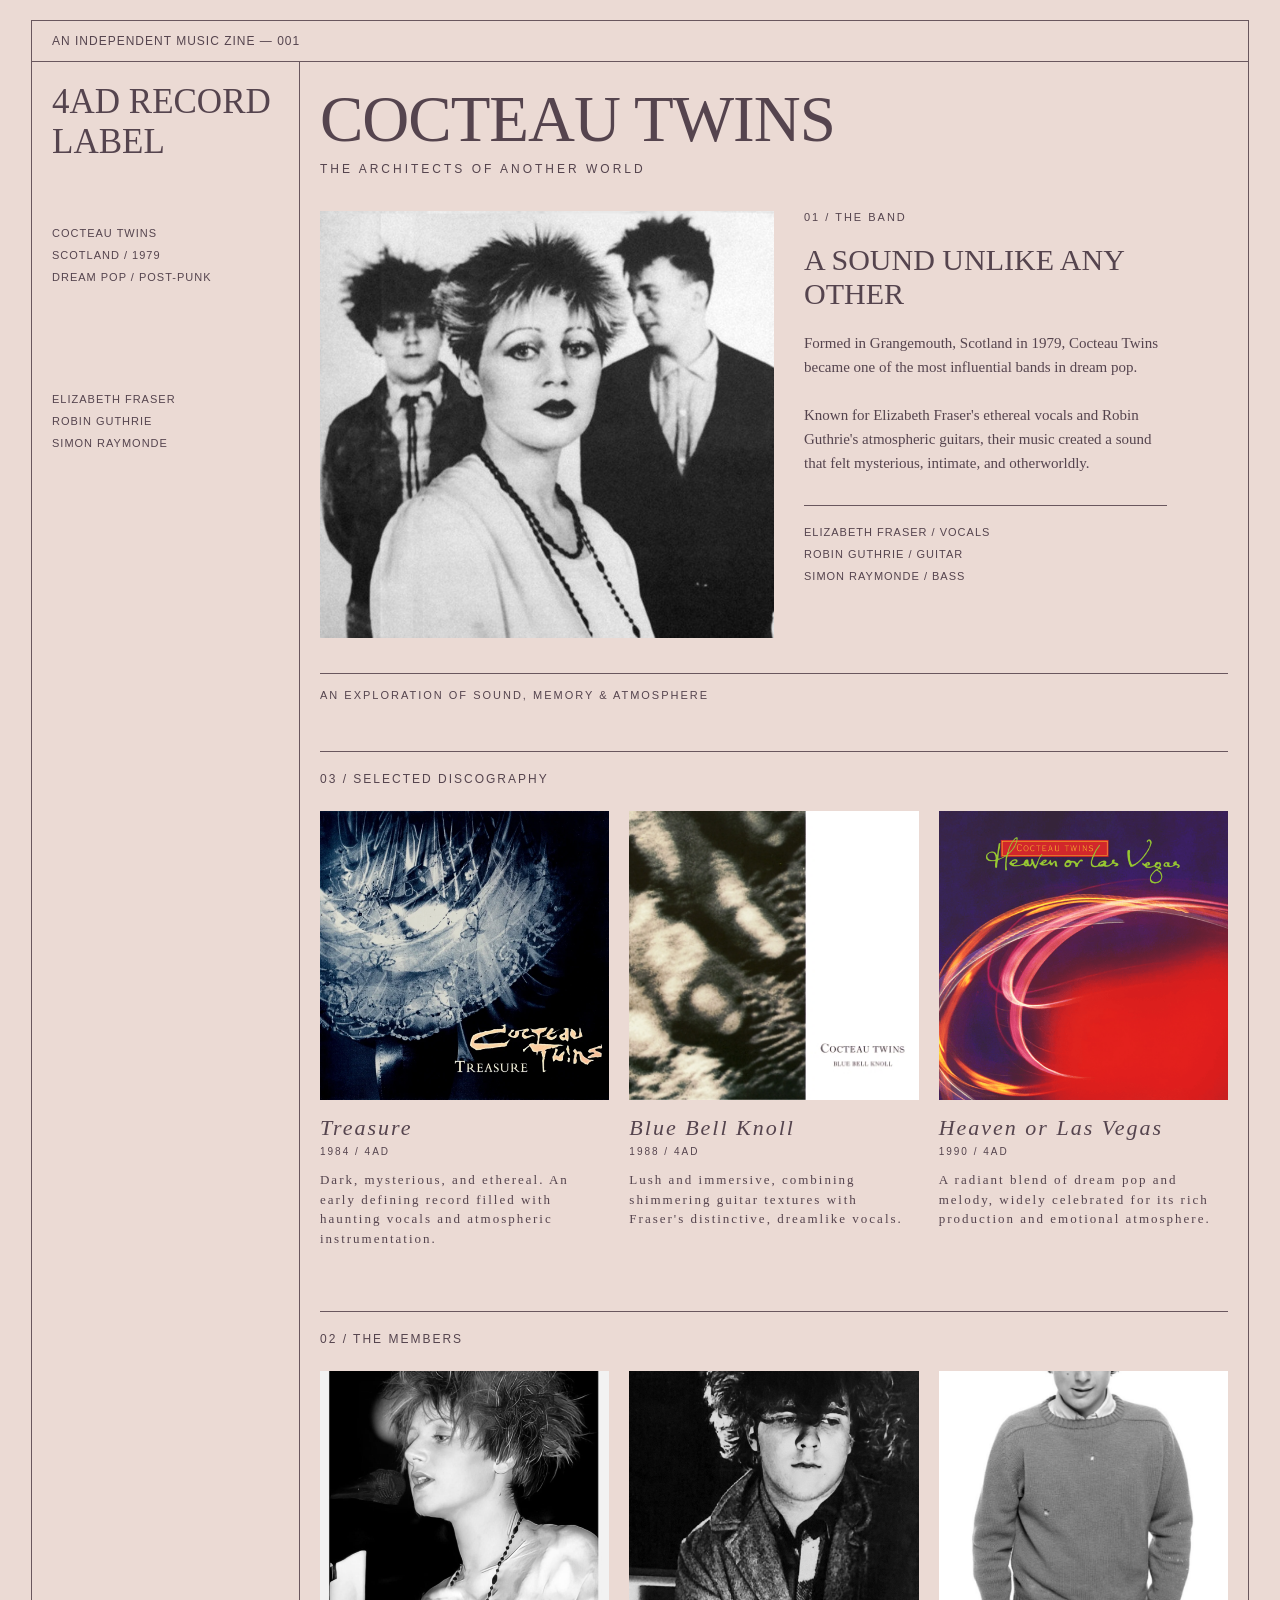
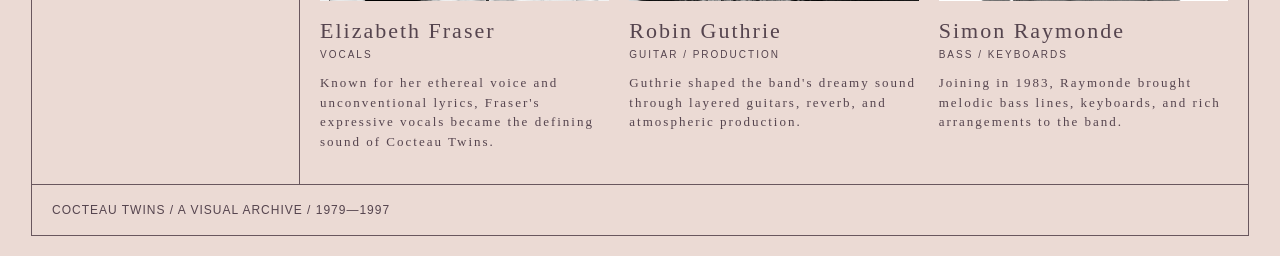
<file: index.html>
<!DOCTYPE html>
<html lang="en">
<head>
    <meta charset="UTF-8">
    <meta name="viewport" content="width=device-width, initial-scale=1.0">
    <title>Cocteau Twins Zine page</title>

<link rel="stylesheet" href="cocteautwins.css">


</head>
<body>
   <div class="zine">

    <div class="top">
      AN INDEPENDENT MUSIC ZINE — 001
    </div>

    <div class="middle">

      <div class="sidebar">

        <div class="logo">
          4AD RECORD LABEL
        </div>

        <div class="sidebar-text">
          COCTEAU TWINS<br>
          SCOTLAND / 1979<br>
          DREAM POP / POST-PUNK
        </div>

        <div class="sidebar-bottom">
          ELIZABETH FRASER<br>
          ROBIN GUTHRIE<br>
          SIMON RAYMONDE
        </div>

      </div>

      <div class="main">

        <div class="title">
          COCTEAU TWINS
        </div>

        <div class="subtitle">
          THE ARCHITECTS OF ANOTHER WORLD
        </div>

        <div class="band-section">

          <div class="band-photo">
            <img src="zine images/ct1.jpg" alt="Cocteau Twins">
          </div>

          <div class="band-info">

            <div class="section-number">
              01 / THE BAND
            </div>

            <div class="band-heading">
              A SOUND UNLIKE ANY OTHER
            </div>

            <div class="band-description">
              Formed in Grangemouth, Scotland in 1979,
              Cocteau Twins became one of the most
              influential bands in dream pop.
              <br><br>
              Known for Elizabeth Fraser's ethereal
              vocals and Robin Guthrie's atmospheric
              guitars, their music created a sound
              that felt mysterious, intimate,
              and otherworldly.
            </div>

            <div class="members">
              ELIZABETH FRASER / VOCALS<br>
              ROBIN GUTHRIE / GUITAR<br>
              SIMON RAYMONDE / BASS
            </div>

          </div>

        </div>

        <div class="archive-line">
          AN EXPLORATION OF SOUND, MEMORY & ATMOSPHERE
        
          <div class="albums-section">

  <div class="section-title">
    03 / SELECTED DISCOGRAPHY
  </div>

  <div class="album-container">

    <div class="album-box">
      <img src="zine images/treasre.webp">

      <div class="album-title">Treasure</div>
      <div class="album-date">1984 / 4AD</div>

      <p>
        Dark, mysterious, and ethereal.
        An early defining record filled
        with haunting vocals and
        atmospheric instrumentation.
      </p>
    </div>

    <div class="album-box">
      <img src="zine images/bluebellknoll.jpg">

      <div class="album-title">Blue Bell Knoll</div>
      <div class="album-date">1988 / 4AD</div>

      <p>
        Lush and immersive, combining
        shimmering guitar textures
        with Fraser's distinctive,
        dreamlike vocals.
      </p>
    </div>

    <div class="album-box">
      <img src="zine images/heavenorlasvegas.webp">

      <div class="album-title">Heaven or Las Vegas</div>
      <div class="album-date">1990 / 4AD</div>

      <p>
        A radiant blend of dream pop
        and melody, widely celebrated
        for its rich production and
        emotional atmosphere.
      </p>
    </div>

  </div>

</div>
            
<div class="members-section">

    <div class="section-title">
    02 / THE MEMBERS
    </div>

    <div class="member-container">

         <div class="member-box">
            <img src="zine images/ct4.jpg">

         <div class="member-name">
            Elizabeth Fraser
        </div>

         <div class="member-role">
             VOCALS
        </div>

         <p>
            Known for her ethereal voice and
            unconventional lyrics, Fraser's
            expressive vocals became the
            defining sound of Cocteau Twins.
            </p>
        </div>

        <div class="member-box">
            <img src="zine images/ct3.jpg">

        <div class="member-name">
        Robin Guthrie
     </div>

         <div class="member-role">
             GUITAR / PRODUCTION
         </div>

            <p>
            Guthrie shaped the band's dreamy
            sound through layered guitars,
            reverb, and atmospheric production.
         </p>
    </div>

    <div class="member-box">
      <img src="zine images/ct5.jpg">

      <div class="member-name">
        Simon Raymonde
      </div>

      <div class="member-role">
        BASS / KEYBOARDS
      </div>

      <p>
        Joining in 1983, Raymonde brought
        melodic bass lines, keyboards,
        and rich arrangements to the band.
      </p>
    </div>

  </div>

</div>

        </div>

      </div>

    </div>

    <div class="bottom">
      COCTEAU TWINS / A VISUAL ARCHIVE / 1979—1997
    </div>

  </div>

</body>
</html>

</body>
</html>
</file>
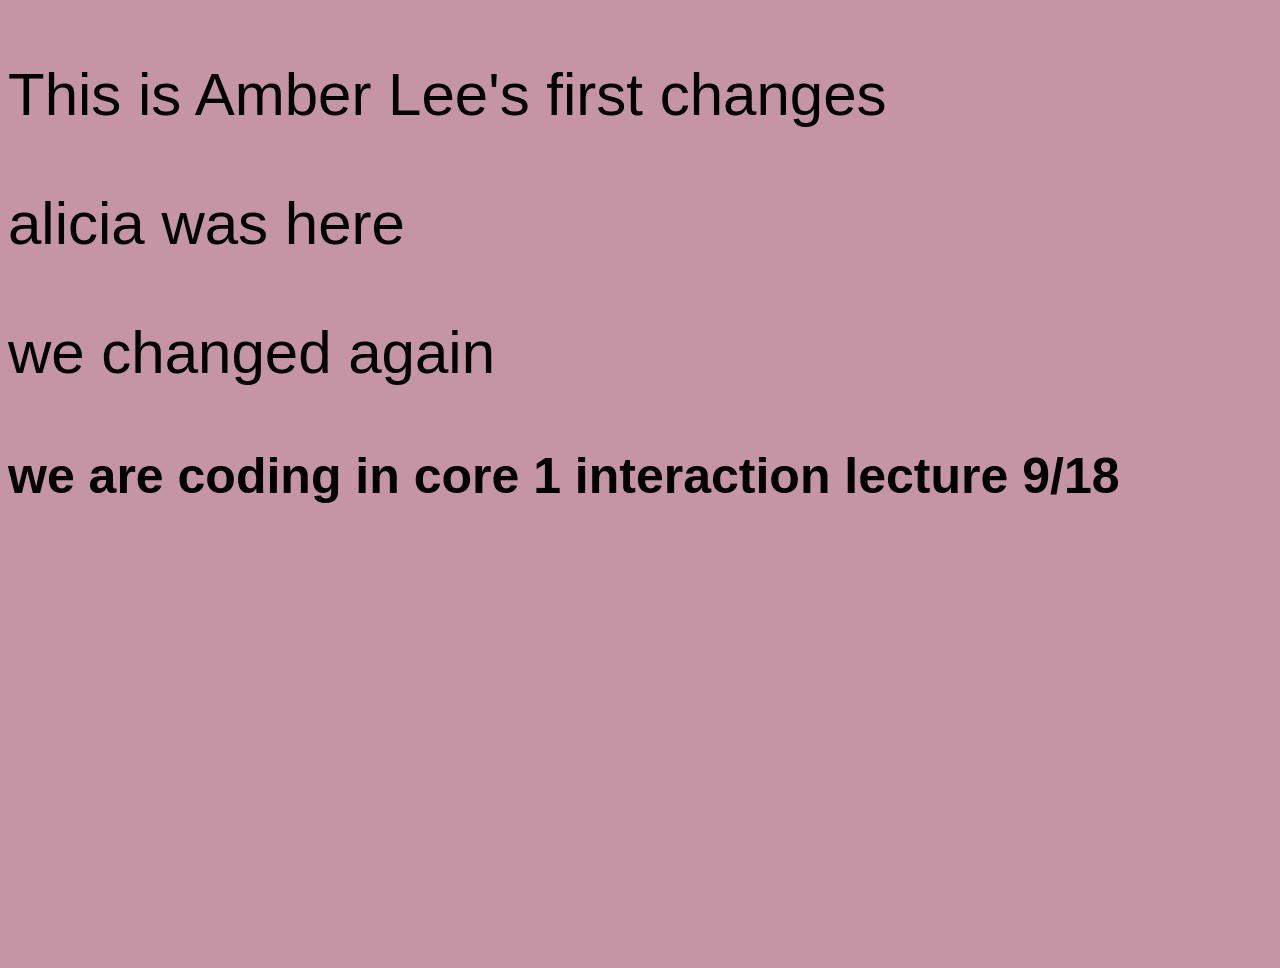
<file: core-1-interactionlecture-main/index.html>
<!doctype html>
<html>
  <head>
    <title>This is the title of the webpage!</title>
    <link rel='stylesheet' href='style.css'>
  </head>
  <body>
    <p>This is Amber Lee's first changes</p>
    <p> alicia was here </p> 
    <p>we changed again</p>
    <h1> we are coding in core 1 interaction lecture 9/18</h1>
  </body>
</html>
</file>
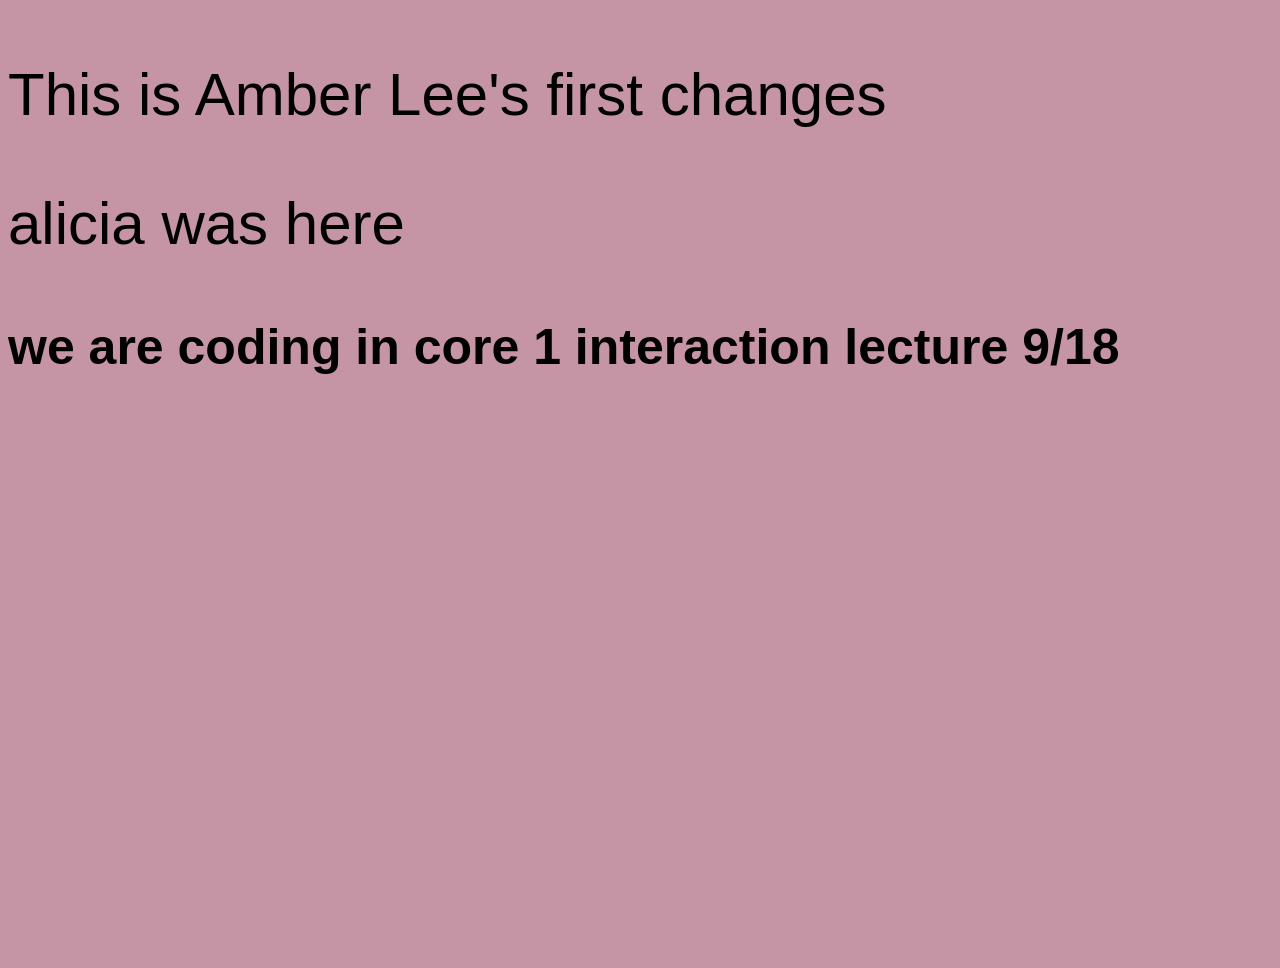
<file: week-4/index.html>
<!doctype html>
<html>
  <head>
    <title>This is the title of the webpage!</title>
    <link rel='stylesheet' href='style.css'>
  </head>
  <body>
    <p>This is Amber Lee's first changes</p>
    <p> alicia was here </p> 
    <h1> we are coding in core 1 interaction lecture 9/18</h1>
  </body>
</html>
</file>
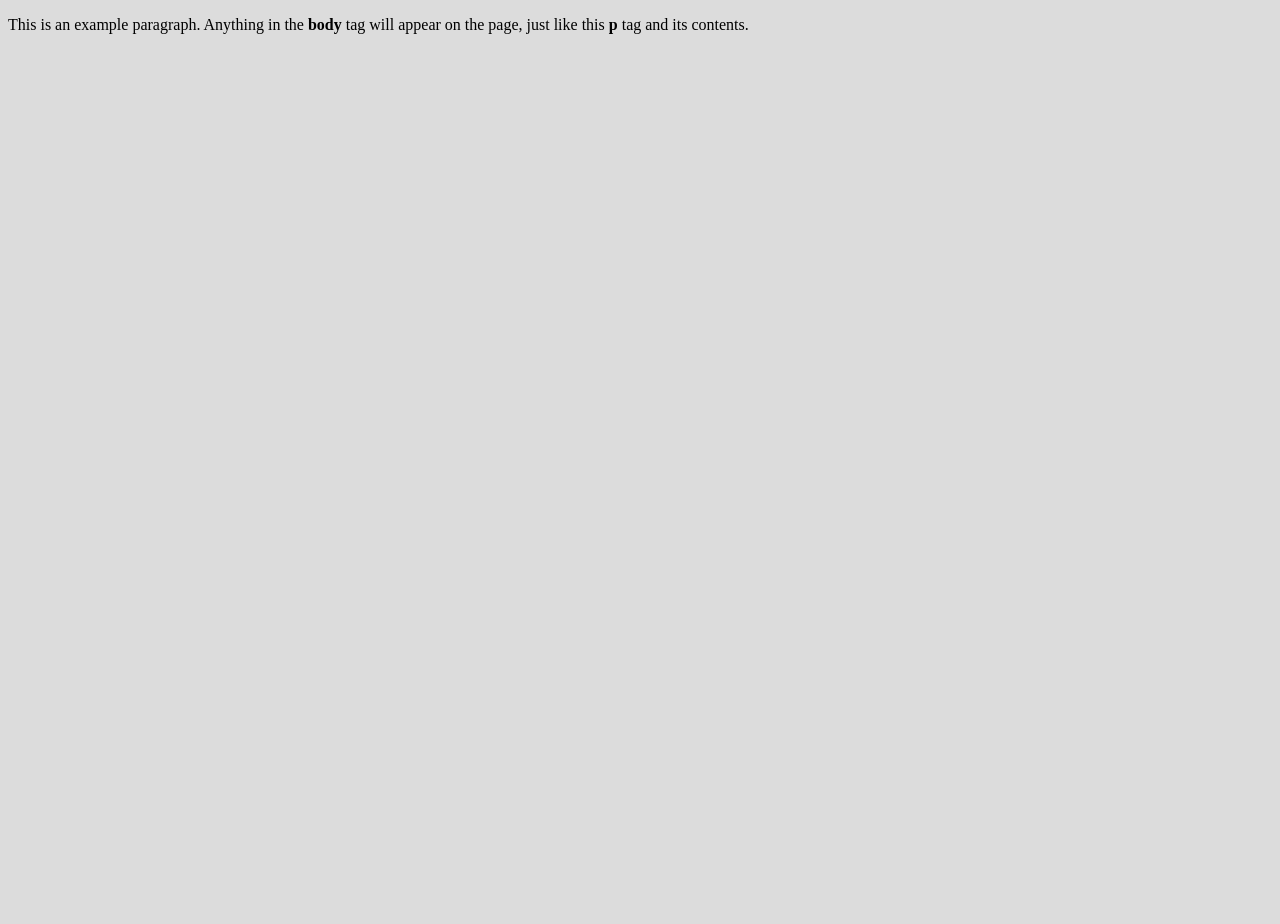
<file: core-1-interactionlecture-main/week-4/index.html>
<!doctype html>
<html>
  <head>
    <title>This is the title of the webpage!</title>
    <link rel='stylesheet' href='style.css'>
  </head>
  <body>
    <p>This is an example paragraph. Anything in the <strong>body</strong> tag will appear on the page, just like this <strong>p</strong> tag and its contents.</p>
  </body>
</html>
</file>
<file: cocteautwins.css>
body {
  margin: 0;
  background-color: #ebdad4;
  color: #55444e;
}

.zine {
  width: 95%;
  margin: 20px auto;
  border: 1px solid #69575e;
  background-color: #ebdad4;
}

.top {
  height: 40px;
  border-bottom: 1px solid #69575e;
  padding-left: 20px;
  line-height: 40px;
  font-family: Arial, sans-serif;
  font-size: 12px;
  letter-spacing: 1px;
}

.middle {
  display: flex;
  min-height: 550px;
}

.sidebar {
  width: 20%;
  border-right: 1px solid #69575e;
  padding: 20px;
  position: relative;
}

.logo {
  font-family: Georgia, serif;
  font-size: 35px;
  margin-bottom: 60px;
}

.sidebar-text {
  font-family: Arial, sans-serif;
  font-size: 11px;
  letter-spacing: 1px;
  line-height: 2;
}

.sidebar-bottom {
  font-family: Arial, sans-serif;
  font-size: 11px;
  letter-spacing: 1px;
  line-height: 2;
  margin-top: 100px;
}

.main {
  width: 80%;
  padding: 20px;
}

.title {
  font-family: Georgia, serif;
  font-size: 65px;
  font-weight: normal;
  letter-spacing: -1px;
  color: #55444e;
  margin-bottom: 5px;
}

.subtitle {
  font-family: Arial, sans-serif;
  font-size: 12px;
  letter-spacing: 3px;
  margin-bottom: 25px;
}

.band-section {
  display: flex;
  gap: 30px;
  margin-top: 35px;
}

.band-photo {
  width: 50%;
}

.band-photo img {
  width: 100%;
  display: block;
  filter: grayscale(100%);
}

.band-info {
  width: 40%;
}

.section-number {
  font-family: Arial, sans-serif;
  font-size: 11px;
  letter-spacing: 2px;
  margin-bottom: 20px;
}

.band-heading {
  font-family: Georgia, serif;
  font-size: 30px;
  margin-bottom: 20px;
}

.band-description {
  font-family: Georgia, serif;
  font-size: 15px;
  line-height: 1.6;
}

.members {
  font-family: Arial, sans-serif;
  font-size: 11px;
  letter-spacing: 1px;
  line-height: 2;
  margin-top: 30px;
  border-top: 1px solid #69575e;
  padding-top: 15px;
}

.archive-line {
  font-family: Arial, sans-serif;
  font-size: 11px;
  letter-spacing: 2px;
  border-top: 1px solid #69575e;
  margin-top: 35px;
  padding-top: 15px;
}

.bottom {
  height: 50px;
  border-top: 1px solid #69575e;
  padding-left: 20px;
  line-height: 50px;
  font-family: Arial, sans-serif;
  font-size: 12px;
  letter-spacing: 1px;
}

.members-section {
  margin-top: 50px;
  border-top: 1px solid #69575e;
  padding-top: 20px;
}

.section-title {
  font-family: Arial;
  font-size: 12px;
  letter-spacing: 2px;
  margin-bottom: 25px;
}

.member-container {
  display: flex;
  gap: 20px;
}

.member-box {
  width: 33.33%;
}

.member-box img {
  width: 100%;
  height: 230px;
  object-fit: cover;
  filter: grayscale(100%);
}

.member-name {
  font-family: Georgia;
  font-size: 22px;
  margin-top: 15px;
}

.member-role {
  font-family: Arial;
  font-size: 10px;
  letter-spacing: 2px;
  margin-top: 5px;
}

.member-box p {
  font-family: Georgia;
  font-size: 13px;
  line-height: 1.5;
}

.albums-section {
  margin-top: 50px;
  border-top: 1px solid #69575e;
  padding-top: 20px;
}

.album-container {
  display: flex;
  gap: 20px;
}

.album-box {
  width: 33.33%;
}

.album-box img {
  width: 100%;
  display: block;
}

.album-title {
  font-family: Georgia;
  font-size: 22px;
  font-style: italic;
  margin-top: 15px;
}

.album-date {
  font-family: Arial;
  font-size: 10px;
  letter-spacing: 2px;
  margin-top: 5px;
}

.album-box p {
  font-family: Georgia;
  font-size: 13px;
  line-height: 1.5;
}
</file>
<file: core-1-interactionlecture-main/style.css>
body {
  background-color: rgb(197, 149, 165);
  min-height: 100vh;
  font-size: 60px;
  font-family: sans-serif;
}

h1{
font-size: 50px;

}
</file>
<file: week-4/style.css>
body {
  background-color: rgb(197, 149, 165);
  min-height: 100vh;
  font-size: 60px;
  font-family: sans-serif;
}

h1{
font-size: 50px;

}
</file>
<file: core-1-interactionlecture-main/week-4/style.css>
body {
  background-color: gainsboro;
  min-height: 100vh;
}
</file>
